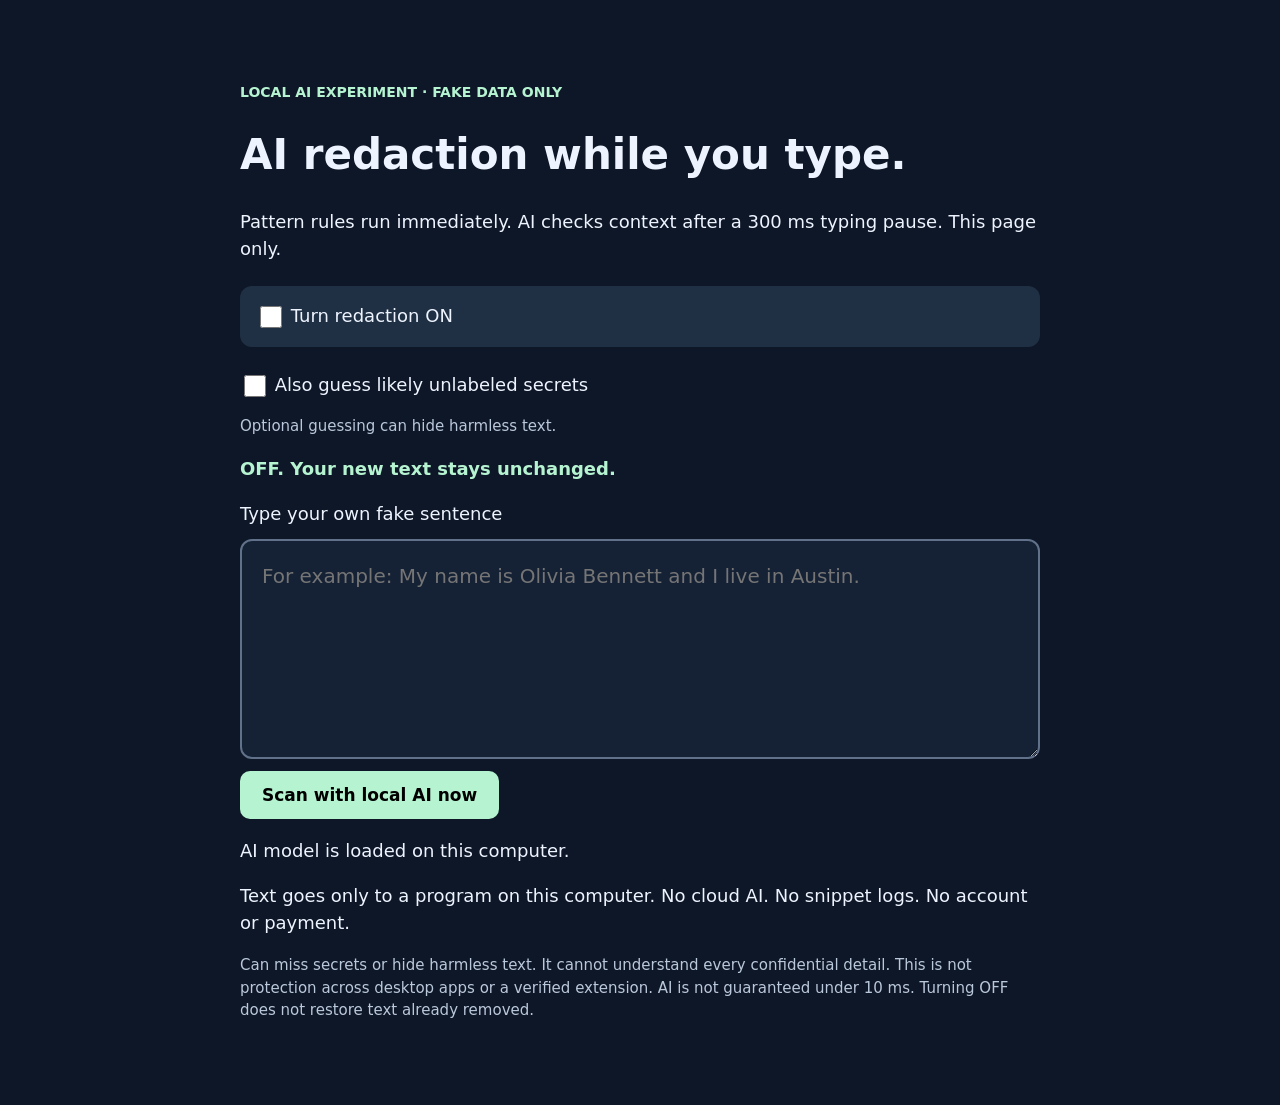
<file: local-ai/index.html>
<!doctype html><html lang="en"><head><meta charset="utf-8"><meta name="viewport" content="width=device-width,initial-scale=1"><title>PasteGuard local AI test</title><link rel="stylesheet" href="style.css"><script src="detector.js" defer></script><script src="protection.js" defer></script><script src="app.js" defer></script></head><body><main><p class="tag">LOCAL AI EXPERIMENT · FAKE DATA ONLY</p><h1>AI redaction while you type.</h1><p>Pattern rules run immediately. AI checks context after a 300 ms typing pause. This page only.</p><label class="switch"><input id="enabled" type="checkbox" role="switch"> Turn redaction ON</label><label><input id="likely" type="checkbox"> Also guess likely unlabeled secrets</label><p class="limits">Optional guessing can hide harmless text.</p><p id="status" role="status">OFF. Your new text stays unchanged.</p><label for="input">Type your own fake sentence</label><textarea id="input" maxlength="2000" spellcheck="false" placeholder="For example: My name is Olivia Bennett and I live in Austin."></textarea><button id="scan">Scan with local AI now</button><p id="timing">AI model is loaded on this computer.</p><p>Text goes only to a program on this computer. No cloud AI. No snippet logs. No account or payment.</p><p class="limits">Can miss secrets or hide harmless text. It cannot understand every confidential detail. This is not protection across desktop apps or a verified extension. AI is not guaranteed under 10 ms. Turning OFF does not restore text already removed.</p></main></body></html>
</file>
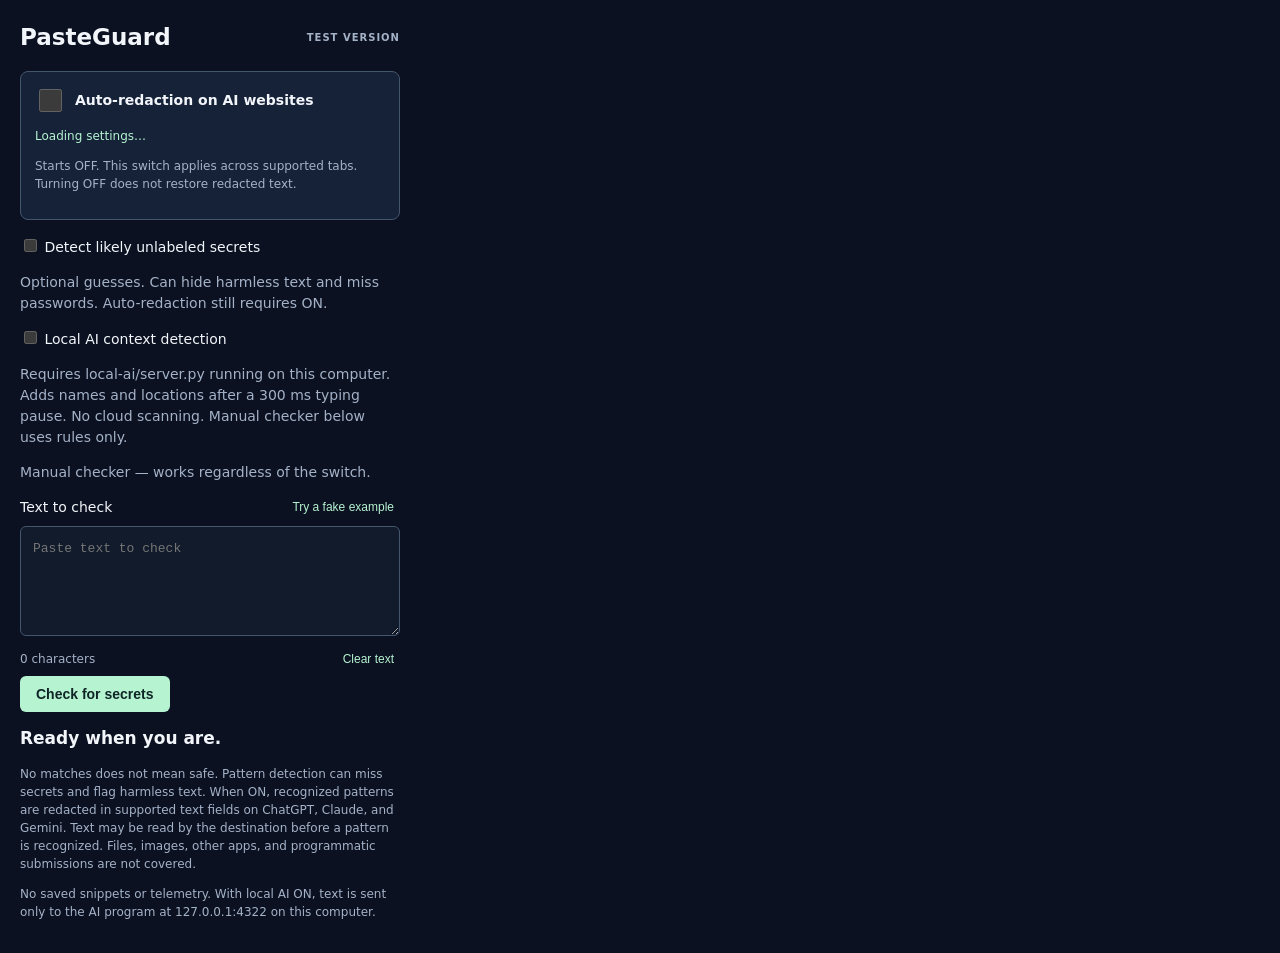
<file: extension/popup.html>
<!doctype html><html lang="en"><head><meta charset="utf-8"><meta name="viewport" content="width=device-width, initial-scale=1"><title>PasteGuard local checker</title><link rel="stylesheet" href="popup.css"><script src="detector.js" defer></script><script src="app.js" defer></script><script src="settings.js" defer></script></head><body><main><h1>PasteGuard <small>TEST VERSION</small></h1><section class="setting"><label><input type="checkbox" role="switch" id="protection-toggle" disabled> Auto-redaction on AI websites</label><p id="protection-status" aria-live="polite">Loading settings…</p><p>Starts OFF. This switch applies across supported tabs. Turning OFF does not restore redacted text.</p></section><label><input type="checkbox" id="likely-toggle" disabled> Detect likely unlabeled secrets</label><p>Optional guesses. Can hide harmless text and miss passwords. Auto-redaction still requires ON.</p><label><input type="checkbox" id="ai-toggle" disabled> Local AI context detection</label><p>Requires local-ai/server.py running on this computer. Adds names and locations after a 300 ms typing pause. No cloud scanning. Manual checker below uses rules only.</p><p>Manual checker — works regardless of the switch.</p><div class="controls"><label for="input">Text to check</label><button id="sample">Try a fake example</button></div><textarea id="input" spellcheck="false" maxlength="250001" placeholder="Paste text to check"></textarea><div class="controls"><span id="chars">0 characters</span><button id="clear">Clear text</button></div><button id="scan" class="primary">Check for secrets</button><section id="result" aria-live="polite"><h2>Ready when you are.</h2></section><section id="output-area" hidden><label for="output">Redacted text</label><textarea id="output" readonly spellcheck="false"></textarea><button id="copy" class="primary">Copy redacted text</button><p id="copy-status" aria-live="polite"></p></section><p class="limits">No matches does not mean safe. Pattern detection can miss secrets and flag harmless text. When ON, recognized patterns are redacted in supported text fields on ChatGPT, Claude, and Gemini. Text may be read by the destination before a pattern is recognized. Files, images, other apps, and programmatic submissions are not covered.</p><p class="limits">No saved snippets or telemetry. With local AI ON, text is sent only to the AI program at 127.0.0.1:4322 on this computer.</p></main></body></html>
</file>
<file: local-ai/style.css>
body{margin:0;background:#0e1727;color:#eef4ff;font:18px/1.5 system-ui}main{max-width:800px;margin:40px auto;padding:28px}h1{font-size:42px;line-height:1.15}.tag{color:#b5f3d1;font-weight:700;font-size:14px}.switch{display:block;padding:16px;background:#203044;border-radius:12px;margin:24px 0}input{width:22px;height:22px;vertical-align:middle}textarea{box-sizing:border-box;display:block;width:100%;min-height:220px;margin:12px 0;background:#152135;border:2px solid #607189;border-radius:12px;padding:20px;color:#fff;font:20px/1.5 system-ui}button{background:#b5f3d1;padding:14px 22px;border:0;border-radius:10px;font:700 17px system-ui;cursor:pointer}.limits{font-size:15px;color:#bac8db}#status{font-weight:700;color:#b5f3d1}
</file>
<file: extension/popup.css>
:root{color-scheme:dark}*{box-sizing:border-box}body{margin:0;background:#0b1120;color:#f2f5fa;font:14px/1.5 system-ui;width:420px;max-width:100vw}main{padding:20px}h1{font-size:23px;margin:0;display:flex;align-items:center;justify-content:space-between}h1 small{font-size:10px;letter-spacing:1px;color:#a4b2c8}h2{font-size:17px;margin:12px 0 6px}p{color:#a4b2c8}.controls{display:flex;justify-content:space-between;align-items:center;gap:12px;margin:8px 0}.controls button{border:0;background:none;color:#b5f3d1;font-size:12px;cursor:pointer}.controls span{font-size:12px;color:#a4b2c8}textarea{width:100%;min-height:110px;resize:vertical;border:1px solid #44556e;border-radius:6px;background:#111b2b;color:#d5e3f3;font:13px/1.6 Consolas,monospace;padding:12px}.primary{background:#b5f3d1;color:#102526;border:0;padding:10px 16px;border-radius:6px;font-size:14px;font-weight:600;cursor:pointer}.limits,#copy-status{font-size:12px}#result{margin:14px 0}#output-area label{display:block;margin-bottom:6px}#copy{margin-top:8px}.finding-list{list-style:none;padding:0}.finding-list li{display:flex;justify-content:space-between;gap:12px;margin:6px 0}.finding-list small,.warning-title{color:#ffc38e}:focus-visible{outline:2px solid #b5f3d1;outline-offset:3px}[hidden]{display:none!important}
.setting{background:#162238;border:1px solid #44556e;border-radius:8px;padding:14px;margin:16px 0}.setting label{display:flex;align-items:center;gap:10px;font-weight:600}.setting input{width:23px;height:23px;accent-color:#b5f3d1}.setting p{font-size:12px}.setting #protection-status{color:#b5f3d1}
</file>
